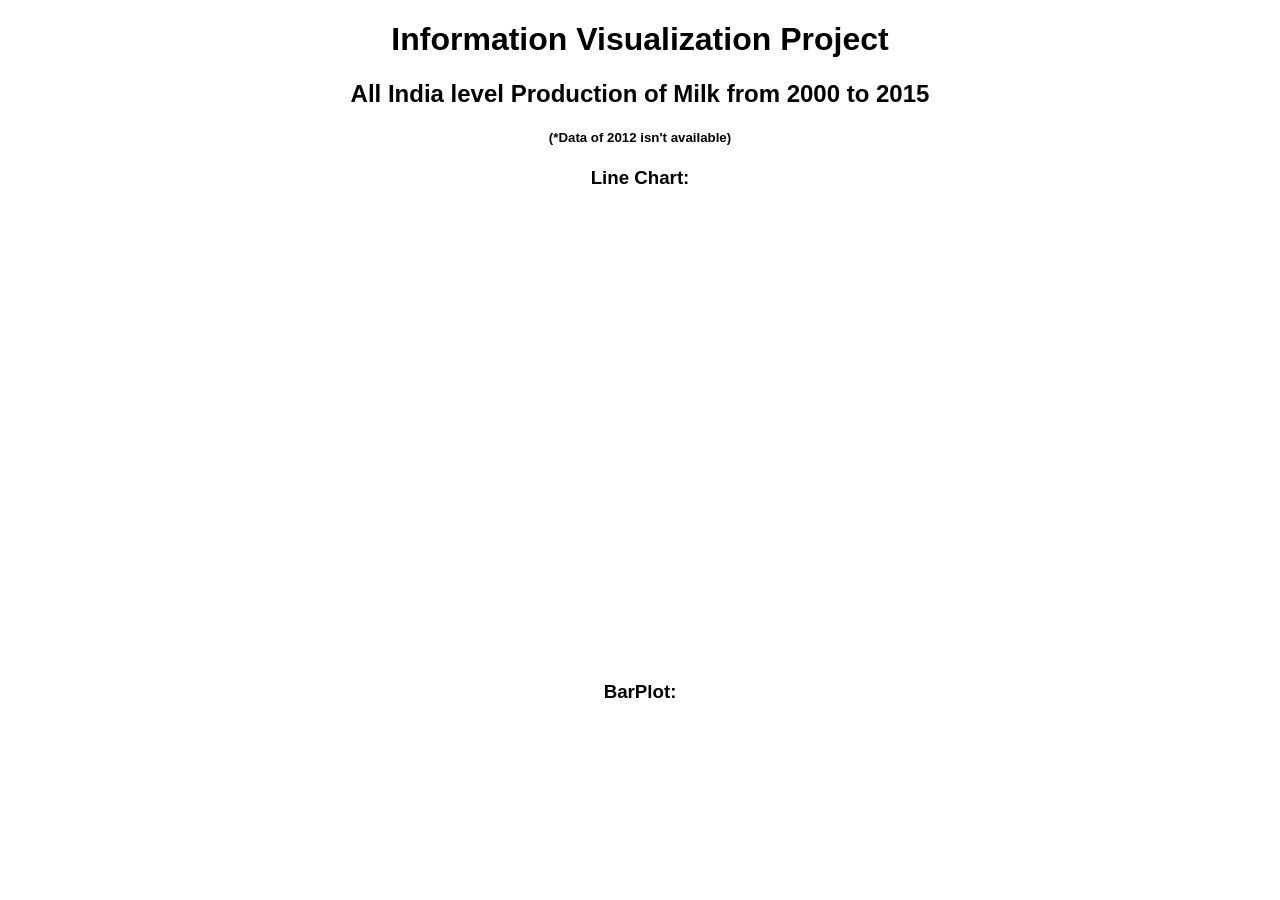
<file: index.html>
<!DOCTYPE html>
<html lang="en"> <!-- test commit -->
  <head>
    <link rel="stylesheet" href="./index.css" />

    <title>Information Visualization Project</title>
    <script src="https://d3js.org/d3.v7.min.js"></script>
  </head>
  <body>
    <div class="main-div">
      <h1 class="project-heading">Information Visualization Project</h1>
      <h2 class="project-name">All India level Production of Milk from 2000 to 2015</h2>
      <h5>(*Data of 2012 isn't available)</h5>
      <h3>Line Chart:</h3>
      <!-- Printing the Line Chart -->
    <svg  height="450" width="800" >
        <g id="drawspace" style="transform : translate(75px,50px)"></g>
    </svg>
      <br>
      <h3 >BarPlot:</h3>
      <!-- Printing the BarPlot -->
      <div id = "my_dataviz"></div>
    </div>
    <!-- Loading the d3.js Library -->
     <script src="https://d3js.org/d3.v6.min.js"></script> 
    <!-- File containg the d3 code to line chart -->
     <script src="./LineChart.js"></script> 
    <!-- File containg the d3 code to BarPlot -->
    <!-- Scroll down in the Webpage to see the barplot -->
    <script src="https://d3js.org/d3.v4.js"></script>
    <script src="./BarPlot.js"></script>
    
  </body>
</html>
</file>
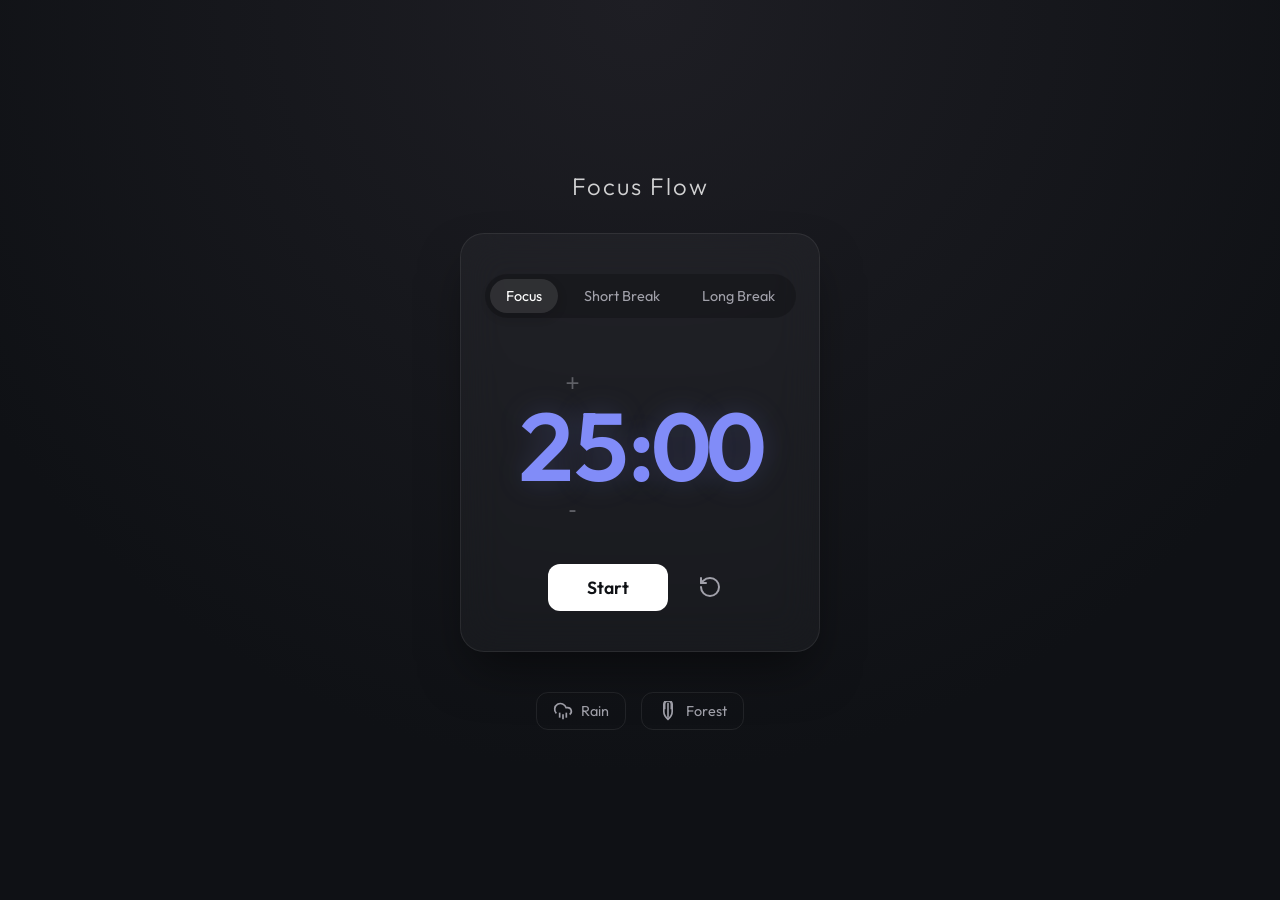
<file: focus-flow/index.html>
<!DOCTYPE html>
<html lang="en">

<head>
    <meta charset="UTF-8">
    <meta name="viewport" content="width=device-width, initial-scale=1.0">
    <title>Focus Flow</title>
    <link rel="preconnect" href="https://fonts.googleapis.com">
    <link rel="preconnect" href="https://fonts.gstatic.com" crossorigin>
    <link href="https://fonts.googleapis.com/css2?family=Outfit:wght@300;400;600&display=swap" rel="stylesheet">
    <link rel="stylesheet" href="style.css">
</head>

<body>
    <div class="background-gradient"></div>

    <main class="app-container">
        <header class="app-header">
            <h1>Focus Flow</h1>
        </header>

        <div class="glass-panel">
            <div class="mode-selector">
                <button class="mode-btn active" data-mode="focus">Focus</button>
                <button class="mode-btn" data-mode="shortBreak">Short Break</button>
                <button class="mode-btn" data-mode="longBreak">Long Break</button>
            </div>

            <div class="timer-display">
                <div class="time-adjust">
                    <button id="adjustUp" class="adjust-btn" aria-label="Increase time">+</button>
                    <span id="minutes">25</span>
                    <button id="adjustDown" class="adjust-btn" aria-label="Decrease time">-</button>
                </div>
                <span class="colon">:</span><span id="seconds">00</span>
            </div>

            <div class="controls">
                <button id="startBtn" class="control-btn primary">Start</button>
                <button id="pauseBtn" class="control-btn secondary hidden">Pause</button>
                <button id="resetBtn" class="control-btn icon" aria-label="Reset">
                    <svg width="24" height="24" viewBox="0 0 24 24" fill="none" stroke="currentColor" stroke-width="2"
                        stroke-linecap="round" stroke-linejoin="round">
                        <path d="M3 12a9 9 0 1 0 9-9 9.75 9.75 0 0 0-6.74 2.74L3 8" />
                        <path d="M3 3v5h5" />
                    </svg>
                </button>
            </div>
        </div>

        <div class="ambience-controls">
            <button class="ambience-btn" data-sound="rain">
                <svg width="20" height="20" viewBox="0 0 24 24" fill="none" stroke="currentColor" stroke-width="2">
                    <path d="M4 14.899A7 7 0 1 1 15.71 8h1.79a4.5 4.5 0 0 1 2.5 8.242" />
                    <path d="M16 14v6" />
                    <path d="M8 14v6" />
                    <path d="M12 16v6" />
                </svg>
                Rain
            </button>
            <button class="ambience-btn" data-sound="forest">
                <svg width="20" height="20" viewBox="0 0 24 24" fill="none" stroke="currentColor" stroke-width="2">
                    <path d="M8 10V4a4 4 0 0 1 8 0v6" />
                    <path d="M12 2v18" />
                    <path d="M12 22s5-4 5-9V4a5 5 0 0 0-10 0v9c0 5 5 9 5 9z" />
                </svg>
                Forest
            </button>
        </div>
    </main>

    <audio id="audio-rain" loop src="https://upload.wikimedia.org/wikipedia/commons/2/22/Sound_of_rain.ogg"></audio>
    <audio id="audio-forest" loop src="https://upload.wikimedia.org/wikipedia/commons/2/2f/Birds_forest.ogg"></audio>

    <script src="app.js"></script>
</body>

</html>
</file>
<file: index.css>
body {
  font-family: "Open Sans", sans-serif;
}
.choose {
  text-decoration: underline;
}
hr {
  margin: 30px 20px;
}
.path1 {
  fill: none;
}
.legend {
  font-size: 12px;
}
rect {
  stroke-width: 2;
}

.main-div {
  text-align: center;
}

.line-chart {
  margin: 70px 50px;
  width: 90%;
  height: 500px;
}

#svg {
  height: 100%;
  width: 100%;
}

.select-div {
  margin: 10px;
}

.svg-label {
  display: block;
  margin: 50px;
  font-size: 20px;
  text-decoration: underline;
}
.pie-chart-div {
  display: none;
  border: 1px solid;
  margin: 50px;
  border: 1px solid #bfbfbf;
  box-shadow: 1px 1px 10px 5px #888888;
}
</file>
<file: focus-flow/style.css>
:root {
    --bg-dark: #0f1115;
    --text-primary: #ffffff;
    --text-secondary: #a1a1aa;
    --accent-focus: #818cf8;
    --accent-short: #34d399;
    --accent-long: #60a5fa;
    --glass-bg: rgba(255, 255, 255, 0.03);
    --glass-border: rgba(255, 255, 255, 0.08);
    --glass-highlight: rgba(255, 255, 255, 0.1);
}

* {
    margin: 0;
    padding: 0;
    box-sizing: border-box;
}

body {
    font-family: 'Outfit', sans-serif;
    background-color: var(--bg-dark);
    color: var(--text-primary);
    height: 100vh;
    display: flex;
    justify-content: center;
    align-items: center;
    overflow: hidden;
}

.background-gradient {
    position: absolute;
    top: 0;
    left: 0;
    width: 100%;
    height: 100%;
    background: radial-gradient(circle at 50% 0%, #1e1e24 0%, var(--bg-dark) 70%);
    z-index: -1;
}

.app-container {
    text-align: center;
    width: 100%;
    max-width: 400px;
    padding: 20px;
}

.app-header h1 {
    font-weight: 300;
    letter-spacing: 2px;
    margin-bottom: 2rem;
    opacity: 0.8;
    font-size: 1.5rem;
}

.glass-panel {
    background: var(--glass-bg);
    backdrop-filter: blur(20px);
    -webkit-backdrop-filter: blur(20px);
    border: 1px solid var(--glass-border);
    border-radius: 24px;
    padding: 40px 20px;
    box-shadow: 0 25px 50px -12px rgba(0, 0, 0, 0.5);
    transition: transform 0.3s ease;
}

.mode-selector {
    display: flex;
    justify-content: center;
    gap: 10px;
    margin-bottom: 30px;
    background: rgba(0, 0, 0, 0.2);
    padding: 5px;
    border-radius: 100px;
    display: inline-flex;
}

.mode-btn {
    background: transparent;
    border: none;
    color: var(--text-secondary);
    padding: 8px 16px;
    border-radius: 100px;
    cursor: pointer;
    font-family: inherit;
    font-size: 0.9rem;
    transition: all 0.3s ease;
}

.mode-btn:hover {
    color: var(--text-primary);
}

.mode-btn.active {
    background: var(--glass-highlight);
    color: var(--text-primary);
    box-shadow: 0 4px 12px rgba(0, 0, 0, 0.1);
}

.timer-display {
    font-size: 6rem;
    font-weight: 600;
    line-height: 1;
    margin: 20px 0 40px;
    font-variant-numeric: tabular-nums;
    letter-spacing: -2px;
    text-shadow: 0 0 30px rgba(129, 140, 248, 0.1);
    display: flex;
    justify-content: center;
    align-items: center;
}

.time-adjust {
    display: flex;
    flex-direction: column;
    align-items: center;
    position: relative;
}

.adjust-btn {
    background: transparent;
    border: none;
    color: var(--text-secondary);
    font-size: 1.5rem;
    cursor: pointer;
    opacity: 0;
    transition: all 0.2s ease;
    padding: 0 10px;
    height: 30px;
    display: flex;
    align-items: center;
    justify-content: center;
}

.timer-display:hover .adjust-btn,
body.paused .adjust-btn,
body:not(.running) .adjust-btn {
    opacity: 0.5;
}

.adjust-btn:hover {
    opacity: 1 !important;
    color: var(--text-primary);
    transform: scale(1.2);
}

.controls {
    display: flex;
    justify-content: center;
    align-items: center;
    gap: 20px;
}

.control-btn {
    border: none;
    cursor: pointer;
    font-family: inherit;
    font-weight: 600;
    transition: all 0.2s ease;
}

.control-btn.primary,
.control-btn.secondary {
    padding: 12px 32px;
    border-radius: 12px;
    font-size: 1.1rem;
    min-width: 120px;
}

.control-btn.primary {
    background: var(--text-primary);
    color: var(--bg-dark);
}

.control-btn.primary:hover {
    transform: translateY(-2px);
    box-shadow: 0 10px 20px -5px rgba(255, 255, 255, 0.2);
}

.control-btn.secondary {
    background: rgba(255, 255, 255, 0.1);
    color: var(--text-primary);
    border: 1px solid var(--glass-border);
}

.control-btn.secondary:hover {
    background: rgba(255, 255, 255, 0.15);
}

.control-btn.icon {
    background: transparent;
    color: var(--text-secondary);
    padding: 10px;
    border-radius: 50%;
    display: flex;
    align-items: center;
    justify-content: center;
}

.control-btn.icon:hover {
    color: var(--text-primary);
    background: var(--glass-highlight);
}

.hidden {
    display: none;
}

.ambience-controls {
    margin-top: 40px;
    display: flex;
    justify-content: center;
    gap: 15px;
}

.ambience-btn {
    background: transparent;
    border: 1px solid var(--glass-border);
    color: var(--text-secondary);
    padding: 8px 16px;
    border-radius: 12px;
    cursor: pointer;
    display: flex;
    align-items: center;
    gap: 8px;
    font-family: inherit;
    font-size: 0.9rem;
    transition: all 0.3s ease;
}

.ambience-btn:hover {
    border-color: var(--text-secondary);
    color: var(--text-primary);
}

.ambience-btn.active {
    background: var(--glass-highlight);
    border-color: transparent;
    color: var(--text-primary);
}

/* Dynamic Accent Colors */
body[data-mode="focus"] .timer-display {
    color: var(--accent-focus);
    text-shadow: 0 0 30px rgba(129, 140, 248, 0.2);
}

body[data-mode="shortBreak"] .timer-display {
    color: var(--accent-short);
    text-shadow: 0 0 30px rgba(52, 211, 153, 0.2);
}

body[data-mode="longBreak"] .timer-display {
    color: var(--accent-long);
    text-shadow: 0 0 30px rgba(96, 165, 250, 0.2);
}
</file>
